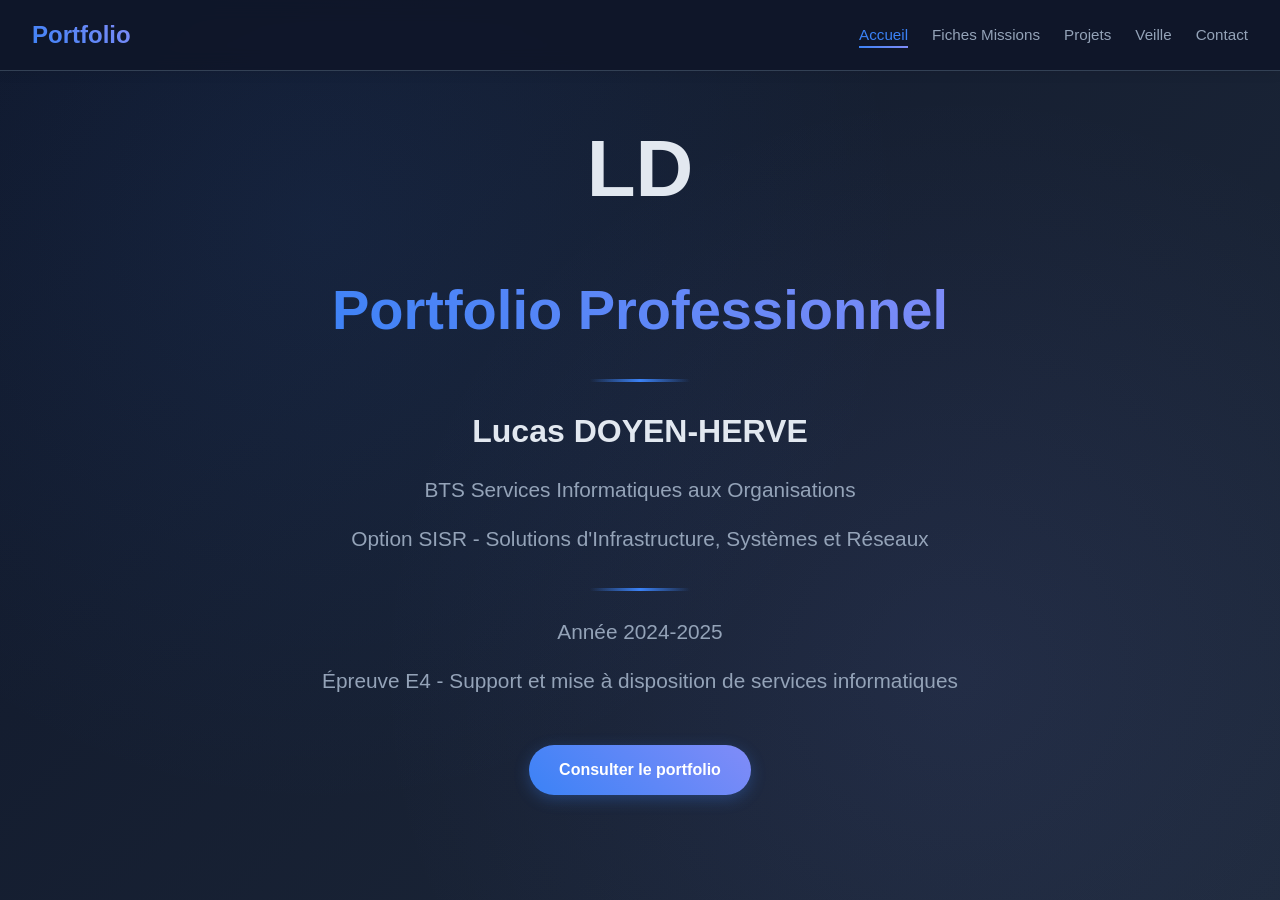
<file: index.html>
<!DOCTYPE html>
<html lang="fr">
<head>
    <meta charset="UTF-8">
    <meta name="viewport" content="width=device-width, initial-scale=1.0">
    <title>Accueil | Portfolio</title>
    <link rel="stylesheet" href="style.css">
</head>
<body>
    <nav>
        <div class="nav-container">
            <div class="logo">Portfolio</div>
            <ul class="nav-links">
                <li><a href="index.html">Accueil</a></li>
                <li><a href="view/missions.html">Fiches Missions</a></li>
                <li><a href="view/projets.html">Projets</a></li>
                <li><a href="view/veille.html">Veille</a></li>
                <li><a href="view/contact.html">Contact</a></li>
            </ul>
        </div>
    </nav>

    <main>
    <section id="accueil" class="hero page-garde">
        <div class="hero-content">
            <div class="page-garde-logo">LD</div>
            <h1>Portfolio Professionnel</h1>
            <div class="hero-divider"></div>
            <h2>Lucas DOYEN-HERVE</h2>
            <p>BTS Services Informatiques aux Organisations</p>
            <p class="hero-subtitle">Option SISR - Solutions d'Infrastructure, Systèmes et Réseaux</p>
            <div class="hero-divider"></div>
            <p class="annee-scolaire">Année 2024-2025</p>
            <p class="epreuve">Épreuve E4 - Support et mise à disposition de services informatiques</p>
            <a href="view/missions.html" class="cta-button">Consulter le portfolio</a>
        </div>
    </section>
    </main>

    <script src="script.js"></script>
</body>
</html>
</file>
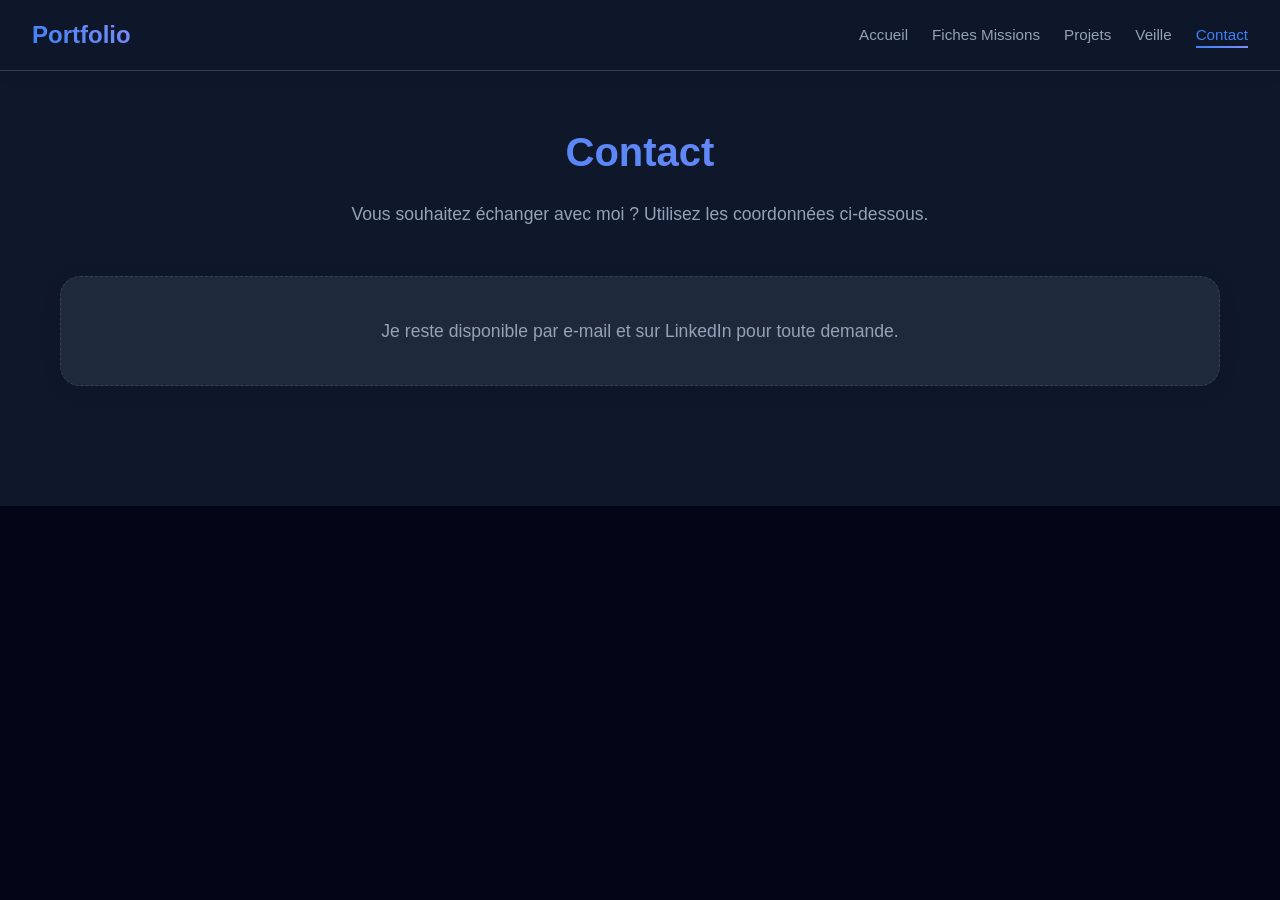
<file: view/contact.html>
<!DOCTYPE html>
<html lang="fr">
<head>
    <meta charset="UTF-8">
    <meta name="viewport" content="width=device-width, initial-scale=1.0">
    <title>Contact | Portfolio</title>
    <link rel="stylesheet" href="../style.css">
</head>
<body>
    <nav>
        <div class="nav-container">
            <div class="logo">Portfolio</div>
            <ul class="nav-links">
                <li><a href="../index.html">Accueil</a></li>
                <li><a href="missions.html">Fiches Missions</a></li>
                <li><a href="projets.html">Projets</a></li>
                <li><a href="veille.html">Veille</a></li>
                <li><a href="contact.html">Contact</a></li>
            </ul>
        </div>
    </nav>

    <main>
    <section id="contact" class="placeholder-section">
        <div class="container">
            <h2 class="section-title">Contact</h2>
            <p class="section-intro">Vous souhaitez échanger avec moi ? Utilisez les coordonnées ci-dessous.</p>
            <div class="placeholder-card">
                <p>Je reste disponible par e-mail et sur LinkedIn pour toute demande.</p>
            </div>
        </div>
    </section>
    </main>

    <script src="../script.js"></script>
</body>
</html>
</file>
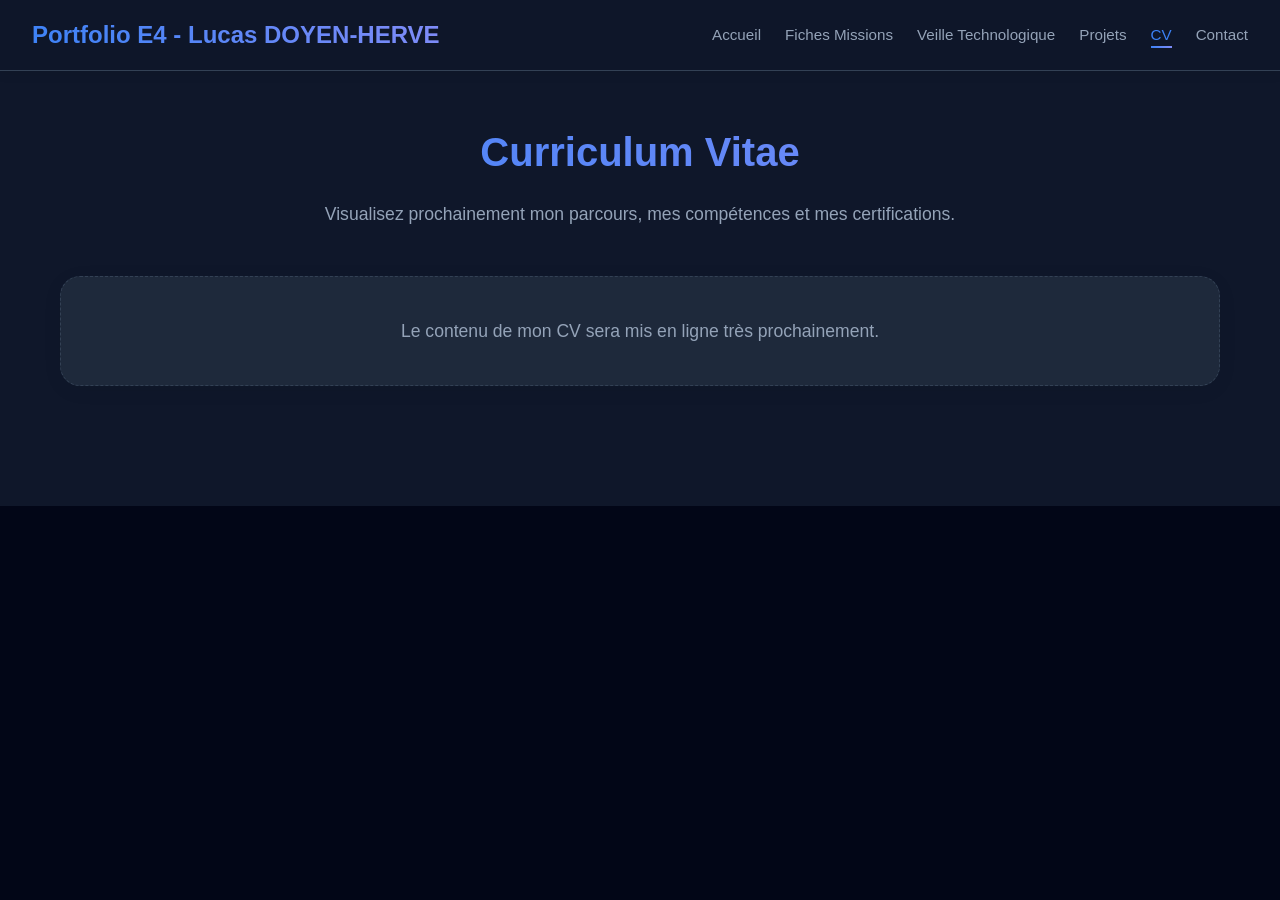
<file: view/cv.html>
﻿<!DOCTYPE html>
<html lang="fr">
<head>
    <meta charset="UTF-8">
    <meta name="viewport" content="width=device-width, initial-scale=1.0">
    <title>CV | Portfolio E4 - Lucas DOYEN-HERVE</title>
    <link rel="stylesheet" href="../style.css">
</head>
<body>
    <div class="loading-animation">
        <div class="spinner"></div>
    </div>

    <nav>
        <div class="nav-container">
            <div class="logo">Portfolio E4 - Lucas DOYEN-HERVE</div>
            <ul class="nav-links">
                <li><a href="../index.html">Accueil</a></li>
                <li><a href="missions.html">Fiches Missions</a></li>
                <li><a href="veille.html">Veille Technologique</a></li>
                <li><a href="projets.html">Projets</a></li>
                <li><a href="cv.html">CV</a></li>
                <li><a href="contact.html">Contact</a></li>
            </ul>
        </div>
    </nav>

    <main>
    <section id="cv" class="placeholder-section">
        <div class="container">
            <h2 class="section-title">Curriculum Vitae</h2>
            <p class="section-intro">Visualisez prochainement mon parcours, mes compétences et mes certifications.</p>
            <div class="placeholder-card">
                <p>Le contenu de mon CV sera mis en ligne très prochainement.</p>
            </div>
        </div>
    </section>
    </main>

    <script src="../script.js"></script>
</body>
</html>
</file>
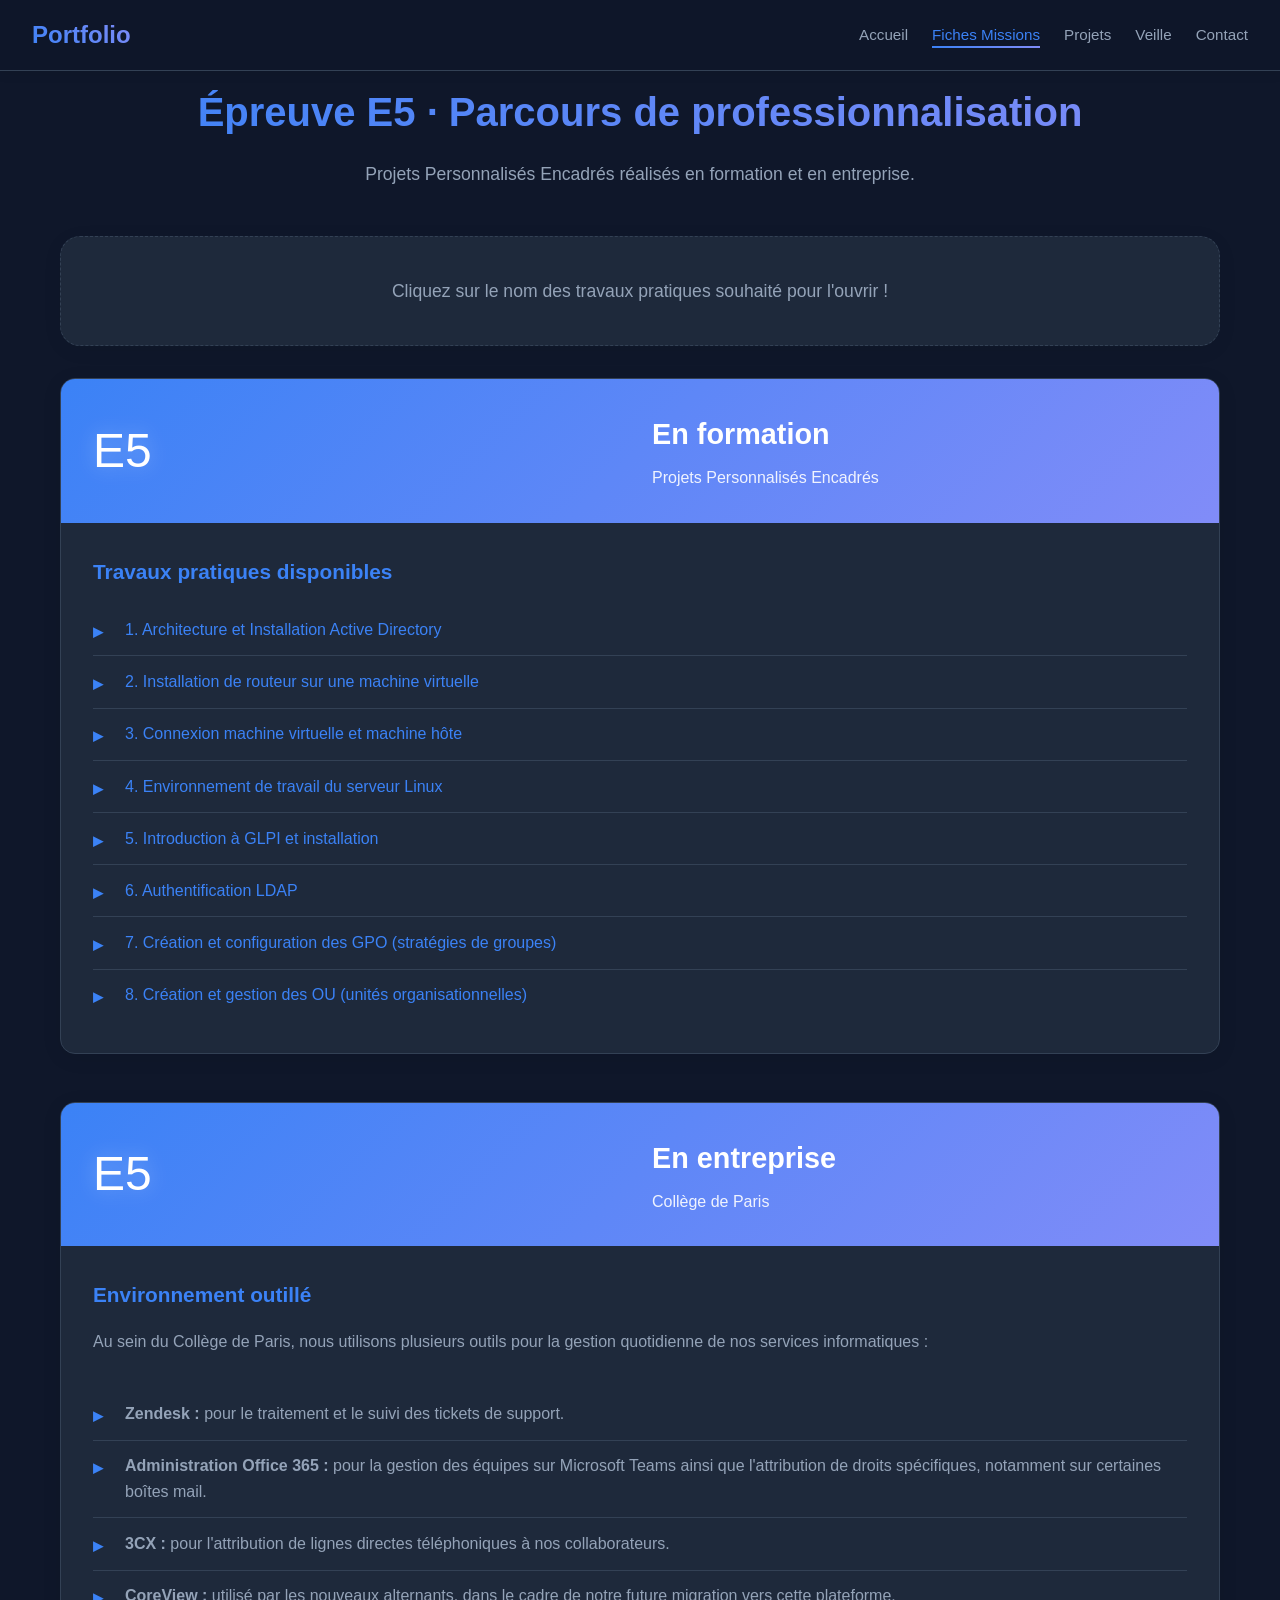
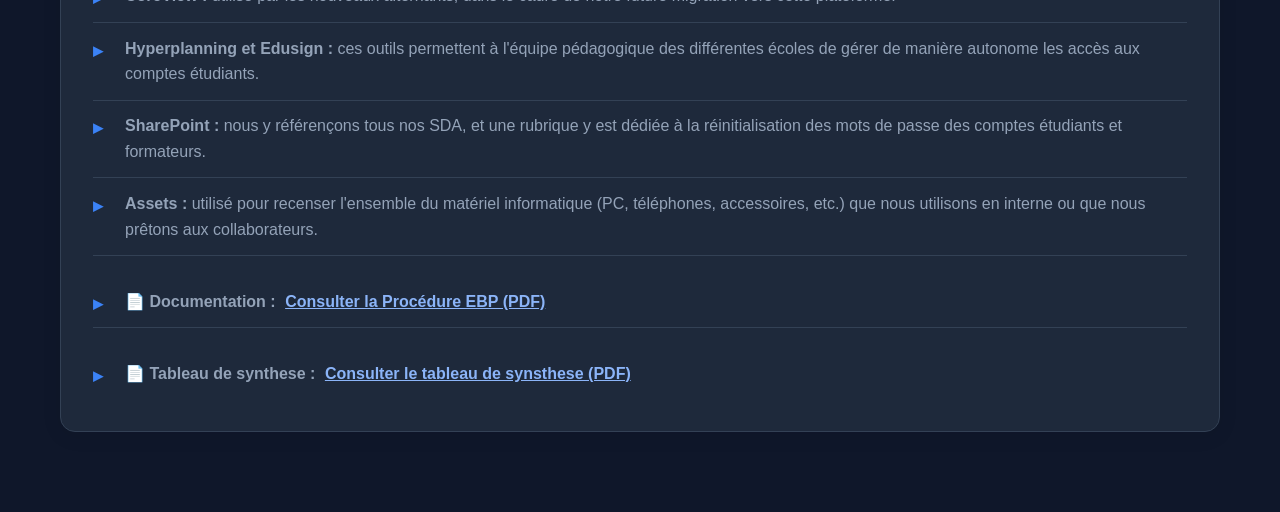
<file: view/missions.html>
<!DOCTYPE html>
<html lang="fr">
<head>
    <meta charset="UTF-8">
    <meta name="viewport" content="width=device-width, initial-scale=1.0">
    <title>Fiches Missions | Portfolio</title>
    <link rel="stylesheet" href="../style.css">
</head>
<body>
    <nav>
        <div class="nav-container">
            <div class="logo">Portfolio</div>
            <ul class="nav-links">
                <li><a href="../index.html">Accueil</a></li>
                <li><a href="missions.html">Fiches Missions</a></li>
                <li><a href="projets.html">Projets</a></li>
                <li><a href="veille.html">Veille</a></li>
                <li><a href="contact.html">Contact</a></li>
            </ul>
        </div>
    </nav>

    <main>
    <section id="missions">
        <div class="container">
            <h2 class="section-title">Épreuve E5 · Parcours de professionnalisation</h2>
            <p class="section-intro">Projets Personnalisés Encadrés réalisés en formation et en entreprise.</p>

            <div class="placeholder-card">
                <p>Cliquez sur le nom des travaux pratiques souhaité pour l'ouvrir !</p>
            </div>

            <div class="missions-grid">

                <article class="mission-card">
                    <div class="mission-header">
                        <div class="mission-icon">E5</div>
                        <div>
                            <h3>En formation</h3>
                            <p class="mission-type">Projets Personnalisés Encadrés</p>
                        </div>
                    </div>
                    <div class="mission-content">
                        <div class="mission-section">
                            <h4>Travaux pratiques disponibles</h4>
                            <ul class="objectifs-list">
                                <li><a target="_blank" rel="noreferrer noopener" href="https://d46a378a-de60-458b-b0e7-dbd708e4c69d.filesusr.com/ugd/23d63b_98fb8047dc874ae682ba6bea9347eb66.pdf">1. Architecture et Installation Active Directory</a></li>
                                <li><a target="_blank" rel="noreferrer noopener" href="https://d46a378a-de60-458b-b0e7-dbd708e4c69d.filesusr.com/ugd/23d63b_40fa10f89461417da5a7717bfd61fcc9.pdf">2. Installation de routeur sur une machine virtuelle</a></li>
                                <li><a target="_blank" rel="noreferrer noopener" href="https://d46a378a-de60-458b-b0e7-dbd708e4c69d.filesusr.com/ugd/23d63b_043fdeef1c264ccaae9bec7b6f7dfe4e.pdf">3. Connexion machine virtuelle et machine hôte</a></li>
                                <li><a target="_blank" rel="noreferrer noopener" href="https://d46a378a-de60-458b-b0e7-dbd708e4c69d.filesusr.com/ugd/23d63b_564859b83ca54fd090880f1687009a49.pdf">4. Environnement de travail du serveur Linux</a></li>
                                <li><a target="_blank" rel="noreferrer noopener" href="https://d46a378a-de60-458b-b0e7-dbd708e4c69d.filesusr.com/ugd/23d63b_40ba4df0e1a44df8a84fd03fd9910bcd.pdf">5. Introduction à GLPI et installation</a></li>
                                <li><a target="_blank" rel="noreferrer noopener" href="https://d46a378a-de60-458b-b0e7-dbd708e4c69d.filesusr.com/ugd/23d63b_274a0c40bfca45939376f2ff85e93bc0.pdf">6. Authentification LDAP</a></li>
                                <li><a target="_blank" rel="noreferrer noopener" href="https://d46a378a-de60-458b-b0e7-dbd708e4c69d.filesusr.com/ugd/23d63b_b934bff82cac4467a7bafac6c8408f3a.pdf">7. Création et configuration des GPO (stratégies de groupes)</a></li>
                                <li><a target="_blank" rel="noreferrer noopener" href="https://d46a378a-de60-458b-b0e7-dbd708e4c69d.filesusr.com/ugd/23d63b_320dd0e1fb1543d3804c3c175bbcafb5.pdf">8. Création et gestion des OU (unités organisationnelles)</a></li>
                            </ul>
                        </div>
                    </div>
                </article>

                <article class="mission-card">
                    <div class="mission-header">
                        <div class="mission-icon">E5</div>
                        <div>
                            <h3>En entreprise</h3>
                            <p class="mission-type">Collège de Paris</p>
                        </div>
                    </div>
                    <div class="mission-content">
                        <div class="mission-section">
                            <h4>Environnement outillé</h4>
                            <p class="mission-description">Au sein du Collège de Paris, nous utilisons plusieurs outils pour la gestion quotidienne de nos services informatiques :</p>
                        </div>
                        <div class="mission-section">
                            <ul class="objectifs-list">
                                <li><strong>Zendesk :</strong> pour le traitement et le suivi des tickets de support.</li>
                                <li><strong>Administration Office 365 :</strong> pour la gestion des équipes sur Microsoft Teams ainsi que l'attribution de droits spécifiques, notamment sur certaines boîtes mail.</li>
                                <li><strong>3CX :</strong> pour l'attribution de lignes directes téléphoniques à nos collaborateurs.</li>
                                <li><strong>CoreView :</strong> utilisé par les nouveaux alternants, dans le cadre de notre future migration vers cette plateforme.</li>
                                <li><strong>Hyperplanning et Edusign :</strong> ces outils permettent à l'équipe pédagogique des différentes écoles de gérer de manière autonome les accès aux comptes étudiants.</li>
                                <li><strong>SharePoint :</strong> nous y référençons tous nos SDA, et une rubrique y est dédiée à la réinitialisation des mots de passe des comptes étudiants et formateurs.</li>
                                <li><strong>Assets :</strong> utilisé pour recenser l'ensemble du matériel informatique (PC, téléphones, accessoires, etc.) que nous utilisons en interne ou que nous prêtons aux collaborateurs.</li>
                                
                                <li style="margin-top: 20px; list-style-type: none;">
                                    <strong>📄 Documentation :</strong> 
                                    <a href="../docs/Procedure-EBP.pdf" target="_blank" rel="noreferrer noopener" style="color: #8bb4f8; text-decoration: underline; font-weight: bold; margin-left: 5px;">
                                        Consulter la Procédure EBP (PDF)
                                    </a>
                                </li>
                                <li style="margin-top: 20px; list-style-type: none;">
                                    <strong>📄 Tableau de synthese :</strong> 
                                    <a href="../docs/Tableau-de-synthese.pdf" target="_blank" rel="noreferrer noopener" style="color: #8bb4f8; text-decoration: underline; font-weight: bold; margin-left: 5px;">
                                        Consulter le tableau de synsthese (PDF)
                                    </a>
                                </li>
                            </ul>
                        </div>
                    </div>
                </article>

            </div>
        </div>
    </section>
    </main>

    <script src="../script.js"></script>
</body>
</html>
</file>
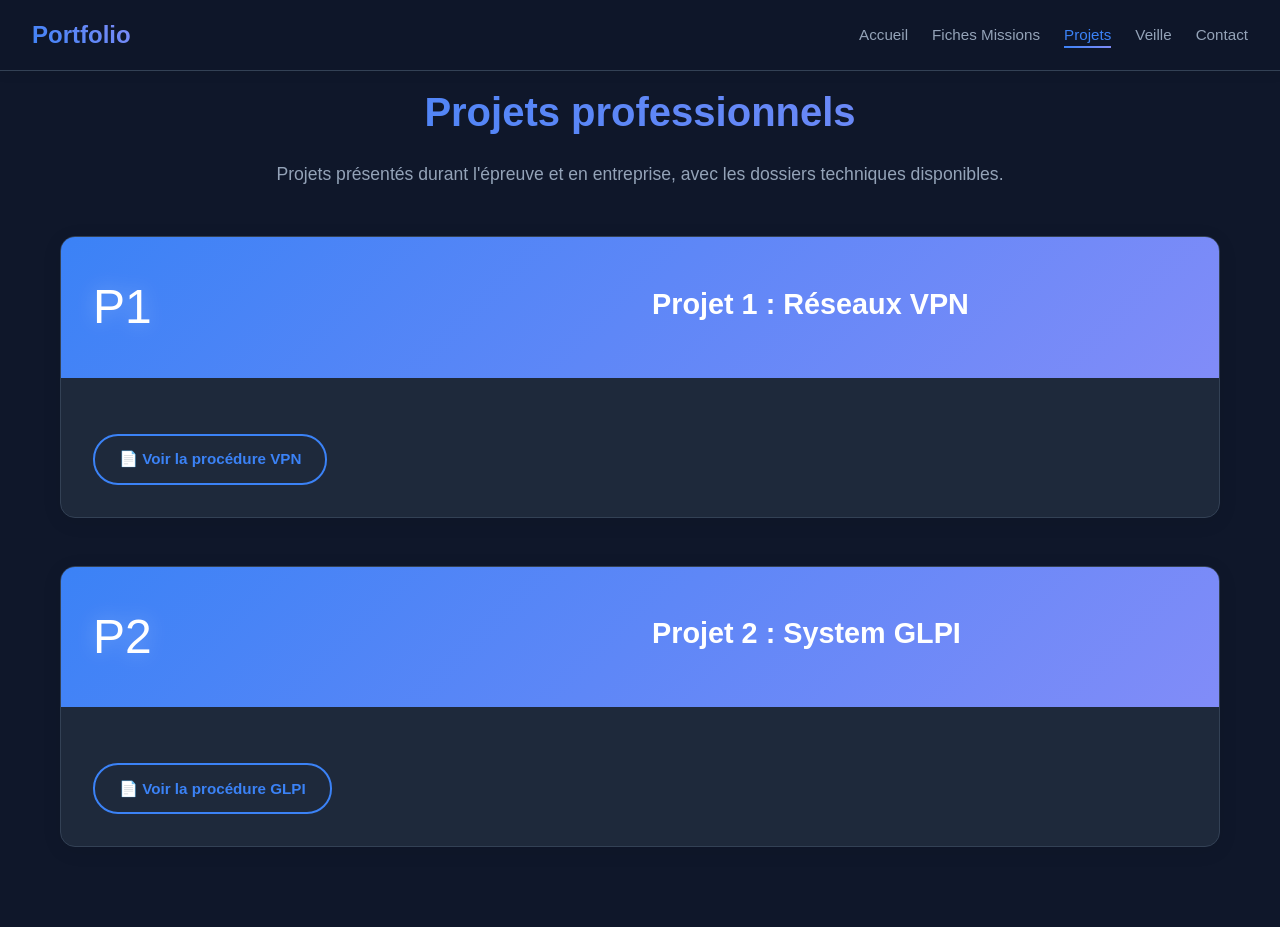
<file: view/projets.html>
<!DOCTYPE html>
<html lang="fr">
<head>
    <meta charset="UTF-8">
    <meta name="viewport" content="width=device-width, initial-scale=1.0">
    <title>Projets | Portfolio</title>
    <link rel="stylesheet" href="../style.css">
</head>
<body>
    <nav>
        <div class="nav-container">
            <div class="logo">Portfolio</div>
            <ul class="nav-links">
                <li><a href="../index.html">Accueil</a></li>
                <li><a href="missions.html">Fiches Missions</a></li>
                <li><a href="projets.html">Projets</a></li>
                <li><a href="veille.html">Veille</a></li>
                <li><a href="contact.html">Contact</a></li>
            </ul>
        </div>
    </nav>

    <main>
    <section id="projets">
        <div class="container">
            <h2 class="section-title">Projets professionnels</h2>
            <p class="section-intro">Projets présentés durant l'épreuve et en entreprise, avec les dossiers techniques disponibles.</p>

            <div class="missions-grid">

                <article class="mission-card">
                    <div class="mission-header">
                        <div class="mission-icon">P1</div>
                        <div>
                            <h3>Projet 1 : Réseaux VPN</h3>
                        </div>
                    </div>
                    <div class="mission-content">
                        <a class="doc-download-btn"
                           href="https://docs.google.com/document/d/1wpku2D1cA8AzdSmTrgNafQELhJSgwZTR/edit?usp=sharing"
                           target="_blank">
                            📄 Voir la procédure VPN
                        </a>
                    </div>
                </article>

                <article class="mission-card">
                    <div class="mission-header">
                        <div class="mission-icon">P2</div>
                        <div>
                            <h3>Projet 2 : System GLPI</h3>
                        </div>
                    </div>
                    <div class="mission-content">
                        <a class="doc-download-btn"
                           href="https://docs.google.com/document/d/1_XCVGjGD_JUdnvCHqw3g5MZ4qu1TRaZh/edit?usp=sharing"
                           target="_blank">
                            📄 Voir la procédure GLPI
                        </a>
                    </div>
                </article>

            </div>
        </div>
    </section>
    </main>

    <script src="../script.js"></script>
</body>
</html>
</file>
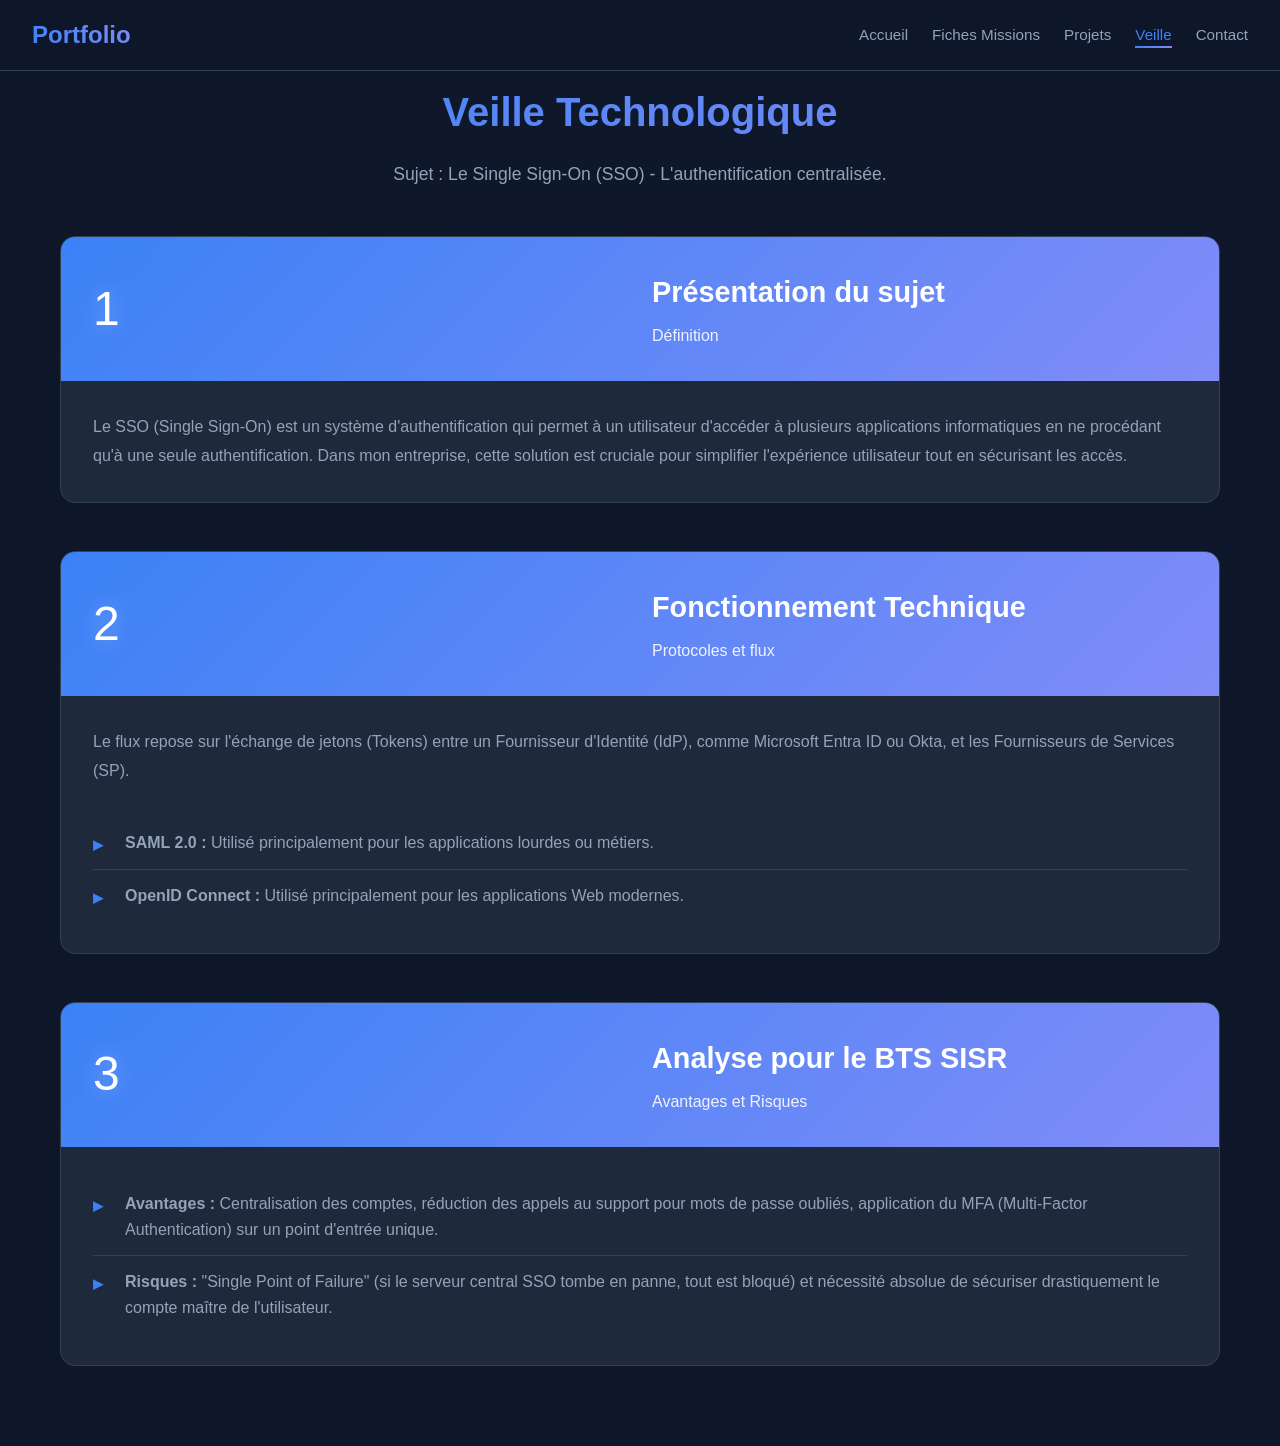
<file: view/veille.html>
<!DOCTYPE html>
<html lang="fr">
<head>
    <meta charset="UTF-8">
    <meta name="viewport" content="width=device-width, initial-scale=1.0">
    <title>Veille Technologique | Portfolio</title>
    <link rel="stylesheet" href="../style.css">
</head>
<body>
    
    <nav>
        <div class="nav-container">
            <div class="logo">Portfolio</div>
            <ul class="nav-links">
                <li><a href="../index.html">Accueil</a></li>
                <li><a href="missions.html">Fiches Missions</a></li>
                <li><a href="projets.html">Projets</a></li>
                <li><a href="veille.html">Veille</a></li>
                <li><a href="contact.html">Contact</a></li>
            </ul>
        </div>
    </nav>

    <main>
        <section id="veille">
            <div class="container">
                <h2 class="section-title">Veille Technologique</h2>
                <p class="section-intro">Sujet : Le Single Sign-On (SSO) - L'authentification centralisée.</p>

                <div class="missions-grid">

                    <article class="mission-card">
                        <div class="mission-header">
                            <div class="mission-icon">1</div>
                            <div>
                                <h3>Présentation du sujet</h3>
                                <p class="mission-type">Définition</p>
                            </div>
                        </div>
                        <div class="mission-content">
                            <div class="mission-section">
                                <p class="mission-description">Le SSO (Single Sign-On) est un système d'authentification qui permet à un utilisateur d'accéder à plusieurs applications informatiques en ne procédant qu'à une seule authentification. Dans mon entreprise, cette solution est cruciale pour simplifier l'expérience utilisateur tout en sécurisant les accès.</p>
                            </div>
                        </div>
                    </article>

                    <article class="mission-card">
                        <div class="mission-header">
                            <div class="mission-icon">2</div>
                            <div>
                                <h3>Fonctionnement Technique</h3>
                                <p class="mission-type">Protocoles et flux</p>
                            </div>
                        </div>
                        <div class="mission-content">
                            <div class="mission-section">
                                <p class="mission-description">Le flux repose sur l'échange de jetons (Tokens) entre un Fournisseur d'Identité (IdP), comme Microsoft Entra ID ou Okta, et les Fournisseurs de Services (SP).</p>
                            </div>
                            <div class="mission-section">
                                <ul class="objectifs-list">
                                    <li><strong>SAML 2.0 :</strong> Utilisé principalement pour les applications lourdes ou métiers.</li>
                                    <li><strong>OpenID Connect :</strong> Utilisé principalement pour les applications Web modernes.</li>
                                </ul>
                            </div>
                        </div>
                    </article>

                    <article class="mission-card">
                        <div class="mission-header">
                            <div class="mission-icon">3</div>
                            <div>
                                <h3>Analyse pour le BTS SISR</h3>
                                <p class="mission-type">Avantages et Risques</p>
                            </div>
                        </div>
                        <div class="mission-content">
                            <div class="mission-section">
                                <ul class="objectifs-list">
                                    <li><strong>Avantages :</strong> Centralisation des comptes, réduction des appels au support pour mots de passe oubliés, application du MFA (Multi-Factor Authentication) sur un point d'entrée unique.</li>
                                    <li><strong>Risques :</strong> "Single Point of Failure" (si le serveur central SSO tombe en panne, tout est bloqué) et nécessité absolue de sécuriser drastiquement le compte maître de l'utilisateur.</li>
                                </ul>
                            </div>
                        </div>
                    </article>
                </div>
            </div>
        </section>
    </main>

    <script src="../script.js"></script>
</body>
</html>
</file>
<file: style.css>
* {
    margin: 0;
    padding: 0;
    box-sizing: border-box;
}

:root {
    --primary-color: #3b82f6;
    --secondary-color: #60a5fa;
    --accent-color: #818cf8;
    --dark-bg: #0f172a;
    --darker-bg: #020617;
    --card-bg: #1e293b;
    --card-hover: #334155;
    --text-color: #e2e8f0;
    --text-secondary: #94a3b8;
    --border-color: #334155;
    --success-color: #10b981;
    --warning-color: #f59e0b;
    --danger-color: #ef4444;
}

body {
    font-family: 'Segoe UI', Tahoma, Geneva, Verdana, sans-serif;
    line-height: 1.6;
    color: var(--text-color);
    background: var(--darker-bg);
    min-height: 100vh;
}

.container {
    max-width: 1200px;
    margin: 0 auto;
    padding: 0 20px;
}

/* Navigation */
nav {
    background: rgba(15, 23, 42, 0.95);
    backdrop-filter: blur(10px);
    box-shadow: 0 2px 12px rgba(0, 0, 0, 0.08);
    border-bottom: 1px solid var(--border-color);
    position: fixed;
    top: 0;
    width: 100%;
    z-index: 1000;
    transition: all 0.3s ease;
}

.nav-container {
    display: flex;
    justify-content: space-between;
    align-items: center;
    padding: 1rem 2rem;
}

.logo {
    font-size: 1.5rem;
    font-weight: bold;
    background: linear-gradient(45deg, var(--primary-color), var(--accent-color));
    -webkit-background-clip: text;
    -webkit-text-fill-color: transparent;
    background-clip: text;
}

.nav-links {
    display: flex;
    list-style: none;
    gap: 1.5rem;
}

.nav-links a {
    text-decoration: none;
    color: var(--text-secondary);
    font-weight: 500;
    font-size: 0.95rem;
    transition: all 0.3s ease;
    position: relative;
}

.nav-links a.active {
    color: var(--primary-color);
}

.nav-links a.active::after {
    width: 100%;
}

.nav-links a:hover {
    color: var(--primary-color);
}

.nav-links a::after {
    content: '';
    position: absolute;
    bottom: -5px;
    left: 0;
    width: 0;
    height: 2px;
    background: linear-gradient(45deg, var(--primary-color), var(--accent-color));
    transition: width 0.3s ease;
}

.nav-links a:hover::after {
    width: 100%;
}

/* Hero Section */
.hero {
    min-height: 100vh;
    display: flex;
    align-items: center;
    justify-content: center;
    text-align: center;
    color: var(--text-color);
    position: relative;
    overflow: hidden;
    background: linear-gradient(135deg, #0f172a 0%, #1e293b 100%);
}

.hero::before {
    content: '';
    position: absolute;
    top: 0; left: 0; right: 0; bottom: 0;
    background:
        radial-gradient(circle at 25% 25%, rgba(59, 130, 246, 0.08) 0%, transparent 50%),
        radial-gradient(circle at 75% 75%, rgba(129, 140, 248, 0.08) 0%, transparent 50%);
    animation: float 20s ease-in-out infinite;
}

@keyframes float {
    0%, 100% { transform: translateY(0px) rotate(0deg); }
    50% { transform: translateY(-20px) rotate(1deg); }
}

.hero-content {
    position: relative;
    z-index: 1;
    animation: slideInUp 1s ease-out;
}

@keyframes slideInUp {
    from { opacity: 0; transform: translateY(50px); }
    to { opacity: 1; transform: translateY(0); }
}

.page-garde-logo {
    font-size: 5rem;
    margin-bottom: 2rem;
    color: var(--text-color);
    font-weight: 700;
}

.hero h1 {
    font-size: 3.5rem;
    margin-bottom: 1rem;
    background: linear-gradient(45deg, var(--primary-color), var(--accent-color));
    -webkit-background-clip: text;
    -webkit-text-fill-color: transparent;
    background-clip: text;
}

.hero h2 {
    font-size: 2rem;
    margin-bottom: 1rem;
    color: var(--text-color);
    font-weight: 700;
}

.hero p {
    font-size: 1.3rem;
    margin-bottom: 1rem;
    color: var(--text-secondary);
}

.hero-subtitle {
    font-size: 1.1rem;
    color: var(--text-secondary);
    margin-bottom: 2rem !important;
}

.hero-divider {
    width: 100px;
    height: 3px;
    background: linear-gradient(90deg, transparent, var(--primary-color), transparent);
    margin: 1.5rem auto;
}

.annee-scolaire {
    font-size: 1.1rem;
    color: var(--secondary-color);
}

.epreuve {
    font-size: 1rem;
    color: var(--text-secondary);
    margin-bottom: 2rem !important;
}

.cta-button {
    display: inline-block;
    padding: 12px 30px;
    background: linear-gradient(45deg, var(--primary-color), var(--accent-color));
    color: white;
    text-decoration: none;
    border-radius: 50px;
    font-weight: 600;
    transition: all 0.3s ease;
    margin-top: 1rem;
    box-shadow: 0 4px 15px rgba(59, 130, 246, 0.3);
}

.cta-button:hover {
    transform: translateY(-3px);
    box-shadow: 0 10px 25px rgba(59, 130, 246, 0.4);
}

/* Sections */
section {
    padding: 5rem 0;
    background: var(--dark-bg);
    position: relative;
}

section:nth-child(even) {
    background: var(--darker-bg);
}

.section-title {
    text-align: center;
    font-size: 2.5rem;
    margin-bottom: 1rem;
    background: linear-gradient(45deg, var(--primary-color), var(--accent-color));
    -webkit-background-clip: text;
    -webkit-text-fill-color: transparent;
    background-clip: text;
}

.section-intro {
    text-align: center;
    font-size: 1.1rem;
    color: var(--text-secondary);
    margin-bottom: 3rem;
}

/* Missions */
.missions-grid {
    display: grid;
    gap: 3rem;
    margin-top: 2rem;
}

.mission-card {
    background: var(--card-bg);
    border-radius: 15px;
    overflow: hidden;
    box-shadow: 0 4px 20px rgba(0, 0, 0, 0.08);
    border: 1px solid var(--border-color);
    transition: all 0.3s ease;
}

.mission-card:hover {
    transform: translateY(-5px);
    box-shadow: 0 8px 30px rgba(0, 0, 0, 0.12);
}

.mission-header {
    background: linear-gradient(135deg, var(--primary-color), var(--accent-color));
    color: white;
    padding: 2rem;
    display: flex;
    align-items: center;
    gap: 1.5rem;
    flex-wrap: wrap;
}

.mission-icon {
    font-size: 3rem;
    filter: drop-shadow(0 0 10px rgba(255, 255, 255, 0.3));
}

.mission-header > div { flex: 1; }

.mission-header h3 {
    font-size: 1.8rem;
    margin-bottom: 0.5rem;
}

.mission-type {
    font-size: 1rem;
    opacity: 0.9;
}

.mission-badge {
    padding: 0.5rem 1.5rem;
    border-radius: 25px;
    font-size: 0.9rem;
    font-weight: 600;
    background: rgba(255, 255, 255, 0.2);
    border: 1px solid rgba(255, 255, 255, 0.3);
}

.mission-content { padding: 2rem; }

.mission-section { margin-bottom: 2rem; }
.mission-section:last-child { margin-bottom: 0; }

.mission-section h4 {
    color: var(--primary-color);
    margin-bottom: 1rem;
    font-size: 1.3rem;
}

.mission-section h5 {
    color: var(--secondary-color);
    margin-bottom: 0.8rem;
    margin-top: 1rem;
    font-size: 1.1rem;
}

.doc-placeholder {
    border: 1px dashed var(--border-color);
    border-radius: 12px;
    padding: 1.5rem;
    color: var(--text-secondary);
    background: var(--darker-bg);
    text-align: center;
}

.context-box {
    background: var(--darker-bg);
    padding: 1.5rem;
    border-radius: 8px;
    border-left: 3px solid var(--primary-color);
    margin-bottom: 1rem;
}

.context-box p { margin-bottom: 0.5rem; color: var(--text-secondary); }
.context-box p strong { color: var(--text-color); }

.mission-description { color: var(--text-secondary); line-height: 1.8; }

.objectifs-list {
    list-style: none;
    padding-left: 0;
}

.objectifs-list li {
    padding: 0.8rem 0;
    padding-left: 2rem;
    position: relative;
    color: var(--text-secondary);
    border-bottom: 1px solid var(--border-color);
}

.objectifs-list li:last-child { border-bottom: none; }

.objectifs-list li::before {
    content: "▸";
    position: absolute;
    left: 0;
    color: var(--primary-color);
    font-weight: bold;
    font-size: 1.2rem;
}

.objectifs-list li a {
    color: var(--primary-color);
    text-decoration: none;
    transition: color 0.2s;
}

.objectifs-list li a:hover {
    color: var(--accent-color);
    text-decoration: underline;
}

.travail-realise { display: grid; gap: 1rem; }

.etape-travail {
    background: var(--darker-bg);
    padding: 1.5rem;
    border-radius: 8px;
    border-left: 3px solid var(--secondary-color);
}

.etape-travail h5 { color: var(--primary-color); margin-bottom: 0.5rem; }
.etape-travail p { color: var(--text-secondary); }

.tech-grid { display: flex; flex-wrap: wrap; gap: 0.8rem; }

.tech-badge {
    background: var(--darker-bg);
    color: var(--text-color);
    padding: 0.6rem 1.2rem;
    border-radius: 25px;
    font-size: 0.9rem;
    border: 1px solid var(--border-color);
    transition: all 0.3s ease;
}

.tech-badge:hover {
    background: var(--primary-color);
    color: white;
    border-color: var(--primary-color);
    transform: translateY(-2px);
}

.competences-mobilisees { display: grid; gap: 1rem; }

.comp-mobilisee {
    background: rgba(59, 130, 246, 0.06);
    padding: 1rem;
    border-radius: 8px;
    border-left: 3px solid var(--primary-color);
    color: var(--text-secondary);
}

.comp-mobilisee strong {
    color: var(--primary-color);
    display: block;
    margin-bottom: 0.5rem;
    font-size: 1.1rem;
}

.resultats-box { display: grid; gap: 1rem; }

.resultat-item {
    display: flex;
    align-items: center;
    gap: 1rem;
    padding: 1rem;
    border-radius: 8px;
}

.resultat-item.success {
    background: rgba(16, 185, 129, 0.08);
    border-left: 3px solid var(--success-color);
}

.resultat-item.info {
    background: rgba(59, 130, 246, 0.08);
    border-left: 3px solid var(--primary-color);
}

.resultat-icon { font-size: 1.5rem; }
.resultat-item.success .resultat-icon { color: var(--success-color); }
.resultat-item.info .resultat-icon { color: var(--primary-color); }
.resultat-item p { color: var(--text-secondary); margin: 0; }

.points-cles { display: grid; gap: 1.5rem; }

.point-cle {
    background: var(--darker-bg);
    padding: 1.5rem;
    border-radius: 8px;
    border: 1px solid var(--border-color);
}

.point-cle h5 { color: var(--primary-color); margin-bottom: 0.8rem; }
.point-cle p { color: var(--text-secondary); line-height: 1.7; }

.mission-footer {
    padding: 1.5rem 2rem;
    background: var(--darker-bg);
    display: flex;
    gap: 1rem;
    flex-wrap: wrap;
    border-top: 1px solid var(--border-color);
}

.doc-link-mission {
    text-decoration: none;
    color: var(--primary-color);
    font-weight: 600;
    padding: 0.7rem 1.5rem;
    border: 2px solid var(--primary-color);
    border-radius: 25px;
    transition: all 0.3s ease;
}

.doc-link-mission:hover {
    background: var(--primary-color);
    color: white;
    transform: translateY(-2px);
}

/* Projets */
.doc-download-btn {
    display: inline-flex;
    align-items: center;
    gap: 0.6rem;
    margin-top: 1.5rem;
    padding: 0.7rem 1.5rem;
    color: var(--primary-color);
    text-decoration: none;
    font-weight: 600;
    border: 2px solid var(--primary-color);
    border-radius: 25px;
    transition: all 0.3s ease;
    font-size: 0.95rem;
}

.doc-download-btn:hover {
    background: var(--primary-color);
    color: white;
    transform: translateY(-2px);
    box-shadow: 0 6px 20px rgba(59, 130, 246, 0.3);
}

/* Veille Technologique */
.veille-explication {
    background: var(--card-bg);
    padding: 3rem;
    border-radius: 15px;
    margin-bottom: 3rem;
    border: 1px solid var(--border-color);
    box-shadow: 0 4px 20px rgba(0,0,0,0.06);
}

.veille-explication h3 {
    font-size: 2rem;
    margin-bottom: 2rem;
    color: var(--primary-color);
    text-align: center;
}

.veille-methodo-grid { display: grid; gap: 2rem; }

.methodo-card {
    background: var(--darker-bg);
    padding: 2rem;
    border-radius: 12px;
    border-left: 4px solid var(--primary-color);
}

.methodo-card.full-width { grid-column: 1 / -1; }
.methodo-icon { font-size: 2.5rem; margin-bottom: 1rem; }

.methodo-card h4 {
    color: var(--primary-color);
    margin-bottom: 1rem;
    font-size: 1.3rem;
}

.methodo-card p, .methodo-card ul li {
    color: var(--text-secondary);
    line-height: 1.8;
}

.sources-methodo {
    display: grid;
    grid-template-columns: repeat(auto-fit, minmax(250px, 1fr));
    gap: 1.5rem;
    margin-top: 1rem;
}

.source-type {
    background: var(--card-bg);
    padding: 1.5rem;
    border-radius: 8px;
    border: 1px solid var(--border-color);
}

.source-type h5 { color: var(--secondary-color); margin-bottom: 1rem; }
.source-type ul { list-style: none; padding-left: 0; }
.source-type ul li { padding: 0.5rem 0; color: var(--text-secondary); }
.source-type ul li strong { color: var(--text-color); }

.outils-veille {
    display: grid;
    grid-template-columns: repeat(auto-fit, minmax(200px, 1fr));
    gap: 1rem;
    margin-top: 1rem;
}

.outil-item {
    background: var(--card-bg);
    padding: 1.2rem;
    border-radius: 8px;
    border: 1px solid var(--border-color);
}

.outil-item strong { color: var(--primary-color); display: block; margin-bottom: 0.5rem; }
.outil-item p { color: var(--text-secondary); font-size: 0.9rem; }

.processus-steps { display: grid; gap: 1rem; margin-top: 1rem; }

.process-step {
    display: flex;
    align-items: start;
    gap: 1.5rem;
    background: var(--card-bg);
    padding: 1.5rem;
    border-radius: 8px;
    border: 1px solid var(--border-color);
}

.step-number {
    background: linear-gradient(45deg, var(--primary-color), var(--accent-color));
    color: white;
    width: 40px;
    height: 40px;
    border-radius: 50%;
    display: flex;
    align-items: center;
    justify-content: center;
    font-weight: bold;
    font-size: 1.2rem;
    flex-shrink: 0;
}

.step-content h5 { color: var(--text-color); margin-bottom: 0.5rem; }
.step-content p { color: var(--text-secondary); }

.applications-list {
    list-style: none;
    padding-left: 0;
    margin-top: 1rem;
}

.applications-list li {
    padding: 0.8rem 0;
    color: var(--text-secondary);
    border-bottom: 1px solid var(--border-color);
}

.applications-list li:last-child { border-bottom: none; }

/* Articles de veille */
.veille-articles-section { margin-top: 3rem; }

.veille-articles-section h3 {
    font-size: 2rem;
    margin-bottom: 2rem;
    color: var(--primary-color);
    text-align: center;
}

.articles-grid-veille {
    display: grid;
    grid-template-columns: repeat(auto-fit, minmax(450px, 1fr));
    gap: 2rem;
}

.article-card-veille {
    background: var(--card-bg);
    border-radius: 12px;
    overflow: hidden;
    border: 1px solid var(--border-color);
    transition: all 0.3s ease;
    box-shadow: 0 2px 12px rgba(0,0,0,0.06);
}

.article-card-veille:hover {
    transform: translateY(-5px);
    box-shadow: 0 8px 24px rgba(0, 0, 0, 0.1);
}

.article-header-veille {
    background: var(--darker-bg);
    padding: 1rem 1.5rem;
    display: flex;
    justify-content: space-between;
    align-items: center;
    border-bottom: 1px solid var(--border-color);
}

.article-date { color: var(--text-secondary); font-size: 0.9rem; }

.article-source-badge {
    background: linear-gradient(45deg, var(--primary-color), var(--accent-color));
    color: white;
    padding: 0.3rem 1rem;
    border-radius: 15px;
    font-size: 0.85rem;
    font-weight: 600;
}

.article-card-veille h4 {
    padding: 1.5rem;
    color: var(--text-color);
    font-size: 1.3rem;
    border-bottom: 1px solid var(--border-color);
}

.article-source-detail {
    padding: 0 1.5rem;
    color: var(--text-secondary);
    font-size: 0.9rem;
    margin-bottom: 1rem;
}

.article-content-veille { padding: 1.5rem; }

.article-content-veille h5 {
    color: var(--primary-color);
    margin-top: 1.5rem;
    margin-bottom: 0.8rem;
    font-size: 1.1rem;
}

.article-content-veille h5:first-child { margin-top: 0; }

.article-content-veille p {
    color: var(--text-secondary);
    line-height: 1.8;
    margin-bottom: 1rem;
}

.article-content-veille ul { list-style: none; padding-left: 0; }

.article-content-veille ul li {
    padding: 0.5rem 0;
    padding-left: 1.5rem;
    position: relative;
    color: var(--text-secondary);
}

.article-content-veille ul li::before {
    content: "•";
    position: absolute;
    left: 0;
    color: var(--primary-color);
    font-weight: bold;
}

.article-footer-veille {
    padding: 1.5rem;
    background: var(--darker-bg);
    border-top: 1px solid var(--border-color);
}

.article-link-btn {
    display: inline-block;
    color: var(--primary-color);
    text-decoration: none;
    font-weight: 600;
    padding: 0.7rem 1.5rem;
    border: 2px solid var(--primary-color);
    border-radius: 25px;
    transition: all 0.3s ease;
}

.article-link-btn:hover {
    background: var(--primary-color);
    color: white;
    transform: translateY(-2px);
}

/* Placeholder pages */
.placeholder-section { padding: 120px 0; }

.placeholder-card {
    margin-top: 2rem;
    padding: 2.5rem;
    border-radius: 20px;
    border: 1px dashed var(--border-color);
    background: var(--card-bg);
    color: var(--text-secondary);
    text-align: center;
    box-shadow: 0 4px 20px rgba(0, 0, 0, 0.06);
}

.placeholder-card p { margin: 0; font-size: 1.1rem; }

/* Responsive */
@media (max-width: 768px) {
    .hero h1 { font-size: 2.5rem; }
    .hero h2 { font-size: 1.5rem; }
    .nav-links { gap: 0.8rem; }
    .articles-grid-veille { grid-template-columns: 1fr; }
}
</file>
